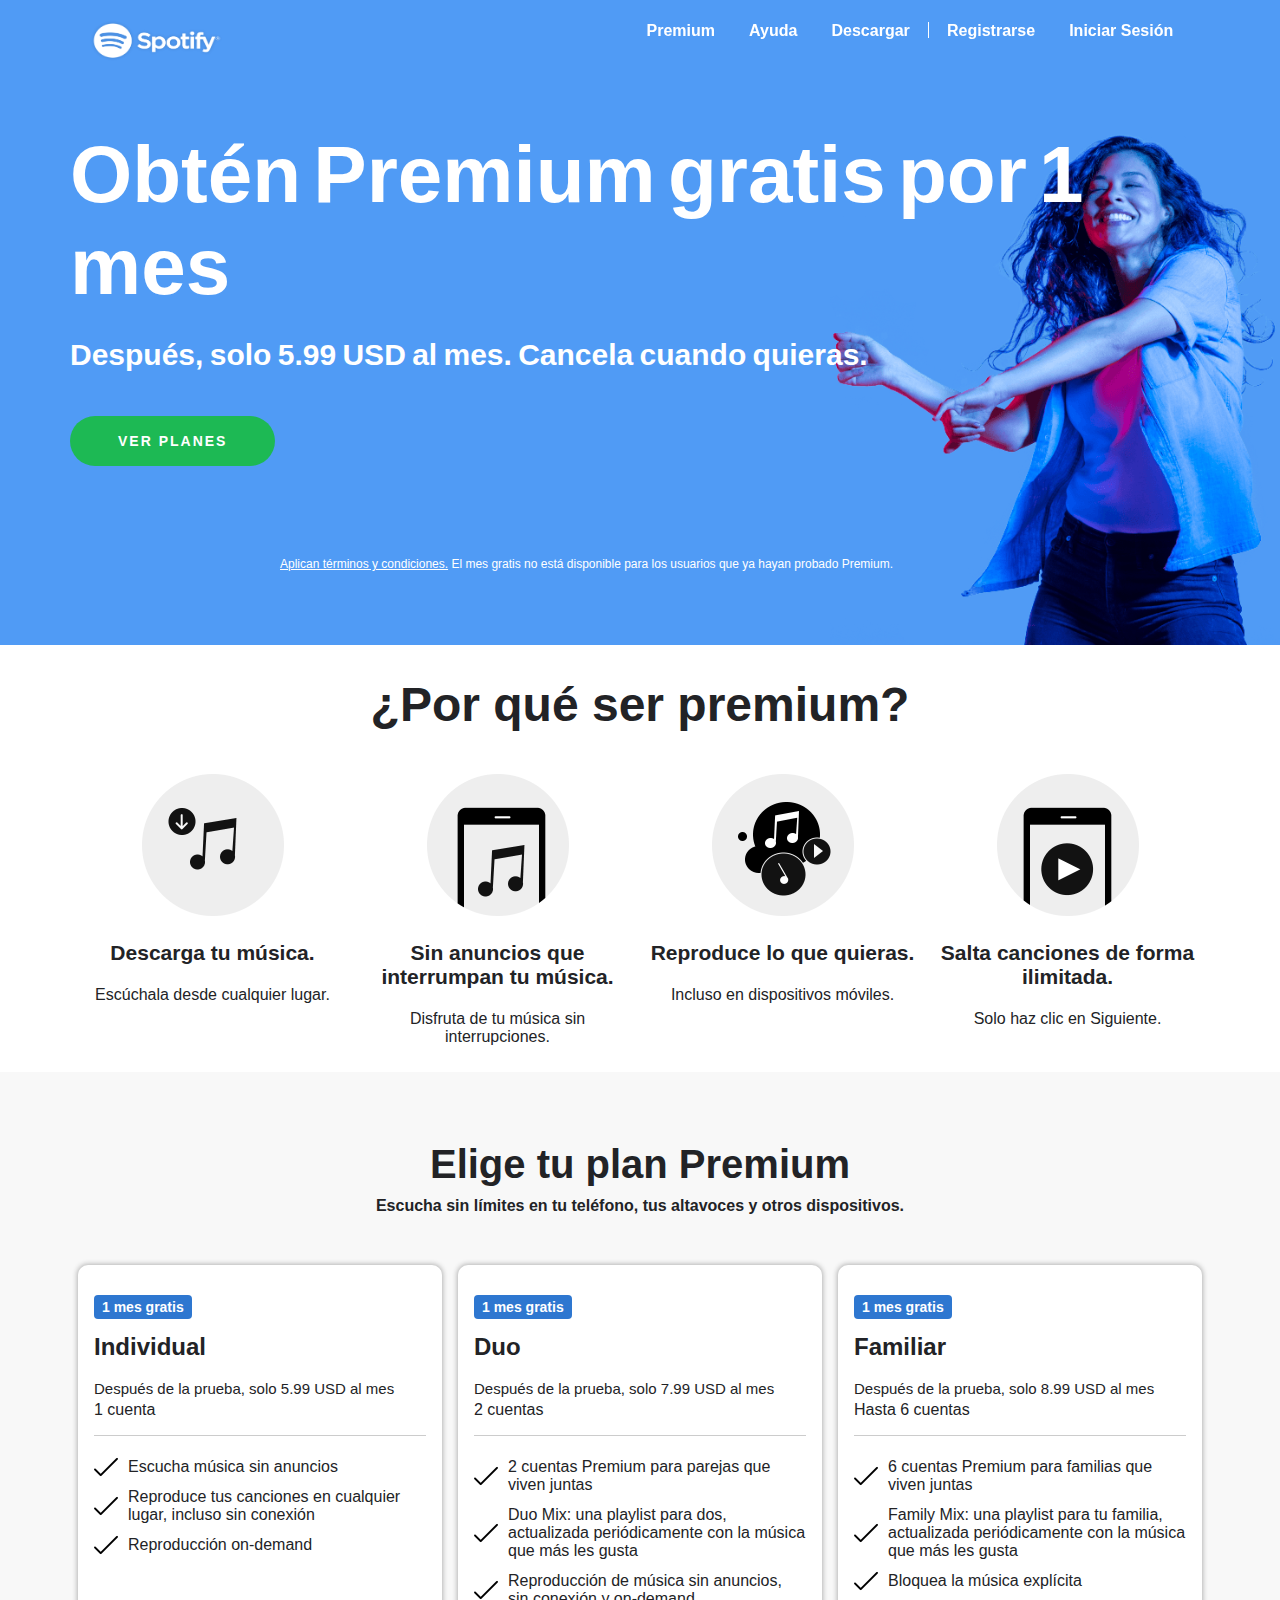
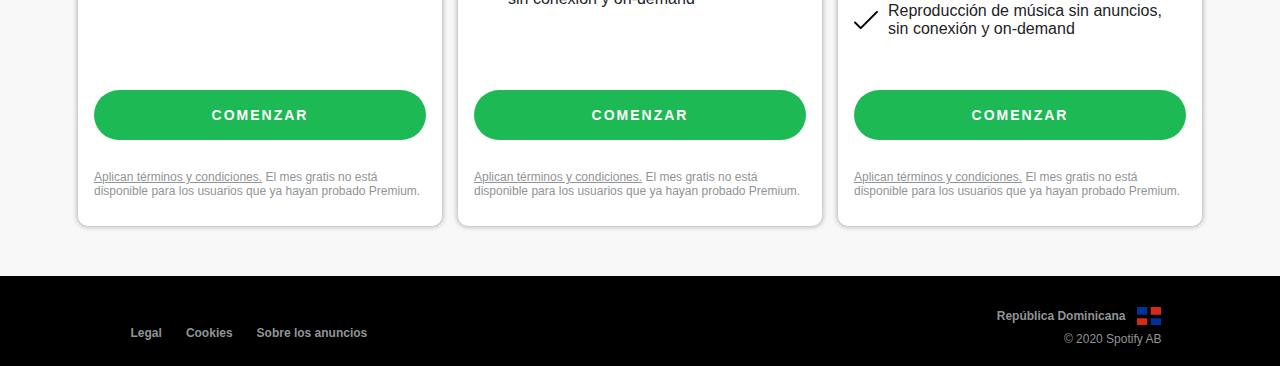
<file: index.html>
<!DOCTYPE html>
<html lang="en">
  <head>
    <meta charset="UTF-8"/>
    <meta name="viewport" content="width=device-width, initial-scale=1.0"/>
    <link rel="stylesheet" href="css/styles.css"/>
    <title>Spotify</title>
  </head>
  <body>
    <div class="main">
      <header><img class="header__logo" src="src/img/spotify-white.logo.png" alt="Logo de spotify"/>
        <nav class="header__nav">
          <div class="header-hamburger"><a href="/"><img src="src/img/open-menu.png" alt="Boton de menu"/></a></div>
          <ul class="navigation">
            <li><a class="navigation__link" href="/">Premium</a></li>
            <li><a class="navigation__link" href="/">Ayuda</a></li>
            <li><a class="navigation__link" href="/">Descargar</a></li>
            <li class="navigation__separator"></li>
            <li><a class="navigation__link" href="/">Registrarse</a></li>
            <li><a class="navigation__link" href="/">Iniciar Sesión </a></li>
          </ul>
        </nav>
      </header>
      <section class="hero">
        <div class="hero__text-container">
          <h1 class="hero__title">Obtén Premium gratis por 1 mes</h1>
          <h2 class="hero__subtitle">Después, solo 5.99 USD al mes. Cancela cuando quieras.</h2><a class="hero__cta-button" href="/">Ver planes</a>
        </div>
        <div class="hero__footer">
          <p class="hero__footer-text"><a class="hero__footer-link" href="/">Aplican términos y condiciones.</a> El mes gratis no está disponible para los usuarios que ya hayan probado Premium.</p>
        </div>
      </section>
    </div>
    <section class="section__benefits">   
      <article>
        <h1 class="section__big-title">¿Por qué ser premium?</h1>
        <div class="benefits-container">
          <div class="benefits"><img class="benefits__img" src="src/img/benefit_1.png" alt="beneficio de ser premium"/>
            <div class="text">
              <h3 class="benefits__title">Descarga tu música.</h3>
              <p class="benefits__description">Escúchala desde cualquier lugar.</p>
            </div>
          </div>
          <div class="benefits"><img class="benefits__img" src="src/img/benefit_2.png" alt="beneficio de ser premium"/>
            <div class="text">
              <h3 class="benefits__title">Sin anuncios que interrumpan tu música.</h3>
              <p class="benefits__description">Disfruta de tu música sin interrupciones.</p>
            </div>
          </div>
          <div class="benefits"><img class="benefits__img" src="src/img/benefit_3.png" alt="beneficio de ser premium"/>
            <div class="text">
              <h3 class="benefits__title">Reproduce lo que quieras.</h3>
              <p class="benefits__description">Incluso en dispositivos móviles.</p>
            </div>
          </div>
          <div class="benefits"><img class="benefits__img" src="src/img/benefit_4.png" alt="beneficio de ser premium"/>
            <div class="text">
              <h3 class="benefits__title">Salta canciones de forma ilimitada.</h3>
              <p class="benefits__description">Solo haz clic en Siguiente.</p>
            </div>
          </div>
        </div>
      </article>
    </section>
    <section class="plans-section">
      <article>
        <h1 class="section__mid-title">Elige tu plan Premium</h1>
        <h2 class="section__subtitle">Escucha sin límites en tu teléfono, tus altavoces y otros dispositivos.</h2>
        <div class="plans-container">
          <div class="plans">
            <div class="plans__header"> 
              <p class="plans__badge">1 mes gratis</p>
              <h3 class="plans__title">Individual</h3>
              <p class="plans__description">Después de la prueba, solo 5.99 USD al mes</p>
              <p class="plans__no-cuentas">1 cuenta</p>
              <div class="plans__separator"></div>
            </div>
            <div class="plans__content">
              <ul class="plans__include">
                <li class="plans__element"><img class="plans__binieta" src="src/img/check.png" alt="check icon"/>
                  <p class="plans__benefit">Escucha música sin anuncios</p>
                </li>
                <li class="plans__element"><img class="plans__binieta" src="src/img/check.png" alt="check icon"/>
                  <p class="plans__benefit">Reproduce tus canciones en cualquier lugar, incluso sin conexión</p>
                </li>
                <li class="plans__element"><img class="plans__binieta" src="src/img/check.png" alt="check icon"/>
                  <p class="plans__benefit">Reproducción on-demand</p>
                </li>
              </ul>
            </div>
            <div class="plans__footer"><a class="plans__cta-link" href="/">Comenzar</a>
              <p class="plans__footer-text"><a class="plans__footer-link" href="/">Aplican términos y condiciones.</a> El mes gratis no está disponible para los usuarios que ya hayan probado Premium.</p>
            </div>
          </div>
          <div class="plans">
            <div class="plans__header"> 
              <p class="plans__badge">1 mes gratis</p>
              <h3 class="plans__title">Duo</h3>
              <p class="plans__description">Después de la prueba, solo 7.99 USD al mes</p>
              <p class="plans__no-cuentas">2 cuentas</p>
              <div class="plans__separator"></div>
            </div>
            <div class="plans__content">
              <ul class="plans__include">
                <li class="plans__element"><img class="plans__binieta" src="src/img/check.png" alt="check icon"/>
                  <p class="plans__benefit">2 cuentas Premium para parejas que viven juntas</p>
                </li>
                <li class="plans__element"><img class="plans__binieta" src="src/img/check.png" alt="check icon"/>
                  <p class="plans__benefit">Duo Mix: una playlist para dos, actualizada periódicamente con la música que más les gusta</p>
                </li>
                <li class="plans__element"><img class="plans__binieta" src="src/img/check.png" alt="check icon"/>
                  <p class="plans__benefit">Reproducción de música sin anuncios, sin conexión y on-demand</p>
                </li>
              </ul>
            </div>
            <div class="plans__footer"><a class="plans__cta-link" href="/">Comenzar</a>
              <p class="plans__footer-text"><a class="plans__footer-link" href="/">Aplican términos y condiciones.</a> El mes gratis no está disponible para los usuarios que ya hayan probado Premium.</p>
            </div>
          </div>
          <div class="plans">
            <div class="plans__header"> 
              <p class="plans__badge">1 mes gratis</p>
              <h3 class="plans__title">Familiar</h3>
              <p class="plans__description">Después de la prueba, solo 8.99 USD al mes</p>
              <p class="plans__no-cuentas">Hasta 6 cuentas</p>
              <div class="plans__separator"></div>
            </div>
            <div class="plans__content">
              <ul class="plans__include">
                <li class="plans__element"><img class="plans__binieta" src="src/img/check.png" alt="check icon"/>
                  <p class="plans__benefit">6 cuentas Premium para familias que viven juntas</p>
                </li>
                <li class="plans__element"><img class="plans__binieta" src="src/img/check.png" alt="check icon"/>
                  <p class="plans__benefit">Family Mix: una playlist para tu familia, actualizada periódicamente con la música que más les gusta</p>
                </li>
                <li class="plans__element"><img class="plans__binieta" src="src/img/check.png" alt="check icon"/>
                  <p class="plans__benefit">Bloquea la música explícita</p>
                </li>
                <li class="plans__element"><img class="plans__binieta" src="src/img/check.png" alt="check icon"/>
                  <p class="plans__benefit">Reproducción de música sin anuncios, sin conexión y on-demand</p>
                </li>
              </ul>
            </div>
            <div class="plans__footer"><a class="plans__cta-link" href="/">Comenzar</a>
              <p class="plans__footer-text"><a class="plans__footer-link" href="/">Aplican términos y condiciones.</a> El mes gratis no está disponible para los usuarios que ya hayan probado Premium.</p>
            </div>
          </div>
        </div>
      </article>
    </section>
    <footer>
      <div class="footer">
        <ul class="footer__navigation">
          <li class="footer__link">Legal</li>
          <li class="footer__link">Cookies</li>
          <li class="footer__link">Sobre los anuncios</li>
        </ul>
        <div class="footer__country"><a class="footer__link">República Dominicana</a><img class="footer__flag" src="src/img/do.svg" alt="Bandera de República Dominicana"/></div>
        <p class="footer__copyright">© 2020 Spotify AB</p>
      </div>
    </footer>
  </body>
</html>
</file>
<file: css/styles.css>
.plans__cta-link, .hero__cta-button {
  padding: 17px 48px;
  background-color: #1db954;
  color: white;
  text-decoration: none;
  border-radius: 500px;
  font-size: 14px;
  font-weight: 700;
  text-align: center;
  text-transform: uppercase;
  cursor: pointer;
  letter-spacing: 2px;
}

.plans__cta-link:hover, .hero__cta-button:hover {
  background-color: #1ED760;
  transform: scale(1.04);
}

.hero__footer-link, .hero__footer-text {
  color: white;
  font-size: 12px;
}

.plans__footer-link, .plans__footer-text {
  font-size: 12px;
  color: #919496;
}

.section__mid-title {
  font-size: 40px;
  text-align: center;
  margin: 30px 0 0 0;
}

.section__subtitle {
  font-size: 16px;
  text-align: center;
  margin: 10px 0 40px 0;
}

/* Media Queries Mixin
**********************/
body {
  margin: 0;
  padding: 0;
  font-family: Arial, Helvetica, sans-serif;
  color: #222326;
}

.main {
  position: relative;
  display: contents;
}

header {
  margin: 0 auto;
  width: 100vw;
  height: 54px;
  display: flex;
  justify-content: space-between;
  align-items: center;
  position: fixed;
  top: 0;
  left: 0;
  z-index: 3;
  background-color: black;
}
@media only screen and (min-width: 768px) {
  header {
    width: 86%;
    height: initial;
    background-color: transparent;
  }
}
@media only screen and (min-width: 1200px) {
  header {
    left: 7%;
  }
}

.header__logo {
  padding: 0;
  height: 29px;
  width: 89px;
  margin-left: 30px;
}
@media only screen and (min-width: 768px) {
  .header__logo {
    height: 41px;
    width: 132px;
    padding-top: 20px;
    margin-left: initial;
  }
}

.header-hamburger {
  margin-right: 30px;
}
.header-hamburger img {
  margin-right: initial;
  height: 31px;
  width: 31px;
}
@media only screen and (min-width: 768px) {
  .header-hamburger {
    display: none;
  }
}

.navigation {
  align-self: center;
  width: 50px;
  display: none;
  justify-content: space-evenly;
  list-style: none;
}
.navigation__link {
  color: white;
  text-decoration: none;
  font-weight: bold;
  padding: 28px 17px;
}
.navigation__link:hover {
  color: black;
}
.navigation__separator {
  margin: 0 1px;
  width: 1px;
  height: 16px;
  background-color: white;
}
@media only screen and (min-width: 768px) {
  .navigation {
    display: flex;
    width: 561px;
  }
}

.hero {
  background-color: #509BF5;
  display: flex;
  flex-direction: column;
  justify-content: center;
  align-items: center;
  color: white;
  width: 100%;
}
@media only screen and (min-width: 768px) {
  .hero {
    background-image: url("../src/img/premium_dancer.png");
    background-repeat: no-repeat;
    background-position: right bottom;
    background-size: 450px;
    height: 545px;
    padding: 50px 0;
    padding-top: 50px;
  }
}
.hero__text-container {
  text-align: left;
  margin-top: 120px;
  margin-left: 10%;
  display: flex;
  flex-direction: column;
  justify-content: center;
}
@media only screen and (min-width: 768px) {
  .hero__text-container {
    margin-left: initial;
    margin-top: initial;
    max-width: 720px;
    height: 500px;
  }
}
@media only screen and (min-width: 992px) {
  .hero__text-container {
    margin-top: initial;
    max-width: 940px;
  }
}
@media only screen and (min-width: 1200px) {
  .hero__text-container {
    margin-top: initial;
    max-width: 1140px;
  }
}
.hero__title {
  font-size: 48px;
  margin: 0;
}
@media only screen and (min-width: 992px) {
  .hero__title {
    font-size: 80px;
    word-spacing: -10px;
  }
}
.hero__subtitle {
  font-size: 24px;
}
@media only screen and (min-width: 768px) {
  .hero__subtitle {
    word-spacing: -2px;
    font-size: 30px;
  }
}
.hero__cta-button {
  width: -webkit-fit-content;
  width: -moz-fit-content;
  width: fit-content;
  font-size: 14px;
  margin-top: 20px;
}
.hero__footer {
  justify-self: end;
  align-items: flex-start;
  height: 50px;
  width: 100vw;
  margin-top: auto;
}
@media only screen and (min-width: 1200px) {
  .hero__footer {
    max-width: 1140px;
    align-items: center;
  }
}
@media only screen and (min-width: 992px) {
  .hero__footer {
    max-width: 940px;
  }
}
@media only screen and (min-width: 768px) {
  .hero__footer {
    max-width: 720px;
  }
}
.hero__footer-text {
  margin-bottom: 40px;
}
.section__benefits {
  padding: 0 10px;
  margin: 0 auto;
  margin-top: 0;
  max-width: 1140px;
}

.section__big-title {
  font-size: 48px;
  font-weight: bold;
  text-align: center;
}

.benefits-container {
  margin: 0 auto;
  display: block;
  flex-wrap: wrap;
  justify-content: space-between;
}
@media only screen and (min-width: 768px) {
  .benefits-container {
    max-width: 800px;
    display: flex;
  }
}
@media only screen and (min-width: 992px) {
  .benefits-container {
    max-width: initial;
  }
}

.benefits {
  display: flex;
  flex: 1;
  padding: 10px;
  text-align: center;
}
.benefits__img {
  height: 30vw;
  width: 30vw;
  max-width: 142px;
  max-height: 142px;
}
.benefits__title {
  font-size: 21px;
}
@media only screen and (min-width: 992px) {
  .benefits {
    min-width: 450px;
  }
}
@media only screen and (min-width: 1200px) {
  .benefits {
    display: block;
    max-width: 285px;
    min-width: initial;
  }
}

.plans-section {
  background-color: #F8F8F8;
  padding: 40px 0;
  display: flex;
  justify-content: center;
}

.plans-container {
  display: block;
  flex-wrap: wrap;
  max-width: 400px;
  margin-top: 25px;
  margin-left: auto;
  margin-right: auto;
}
@media only screen and (min-width: 1200px) {
  .plans-container {
    justify-content: center;
    display: flex;
    max-width: 1140px;
  }
}

.plans {
  margin: 10px 8px;
  flex: 1;
  padding: 16px;
  background-color: white;
  border-radius: 10px;
  display: flex;
  flex-flow: column;
  justify-content: space-between;
  box-shadow: 0px 0px 5px 1px #b3b3b3;
}
.plans__badge {
  width: -webkit-fit-content;
  width: -moz-fit-content;
  width: fit-content;
  font-size: 14px;
  font-weight: bold;
  color: white;
  background-color: #2E77D0;
  border-radius: 4px;
  padding: 4px 8px;
}
.plans__title {
  font-size: 24px;
  font-weight: bold;
  margin: 0 0 5px;
}
.plans__description {
  font-size: 15px;
  font-weight: 400;
  line-height: 24px;
  margin: 16px 0 0 0;
}
.plans__no-cuentas {
  margin: 0 0 16px 0;
}
.plans__separator {
  width: 100%;
  height: 1px;
  background-color: #cccccc;
}
.plans__content {
  flex: 4;
}
.plans__include {
  list-style: none;
  padding: 0;
}
.plans__element {
  display: flex;
  align-items: center;
}
.plans__benefit {
  margin: 6px 0;
}
.plans__binieta {
  height: 24px;
  width: 24px;
  padding: 0 10px 0 0;
}
.plans__cta-link {
  margin-top: 30px;
  display: block;
}
.plans__footer-text {
  justify-self: end;
}
.plans__footer-text {
  margin-top: 30px;
}
footer {
  background-color: #000;
  color: #919496;
  display: flex;
  justify-content: center;
  font-size: 12px;
  padding: 30px 0 20px;
}

.footer {
  max-width: 1140px;
  display: grid;
  grid-template-columns: 2fr 4fr 2fr;
  grid-template-rows: 20px 20px;
}
.footer__navigation {
  margin: 0;
  list-style: none;
  padding: 0;
  grid-row: 2/3;
  grid-column: 1/2;
  align-self: start;
  justify-self: start;
}
.footer__link {
  float: left;
  padding: 0 12px;
  font-weight: bold;
  cursor: pointer;
}
.footer__country {
  display: flex;
  align-items: center;
  grid-row: 1/2;
  grid-column: 3/4;
  justify-self: end;
}
.footer__flag {
  height: 18px;
  width: 24px;
}
.footer__copyright {
  margin: 6px 0 0 0;
  grid-row: 2/3;
  grid-column: 3/4;
  justify-self: end;
  align-self: start;
}
</file>
